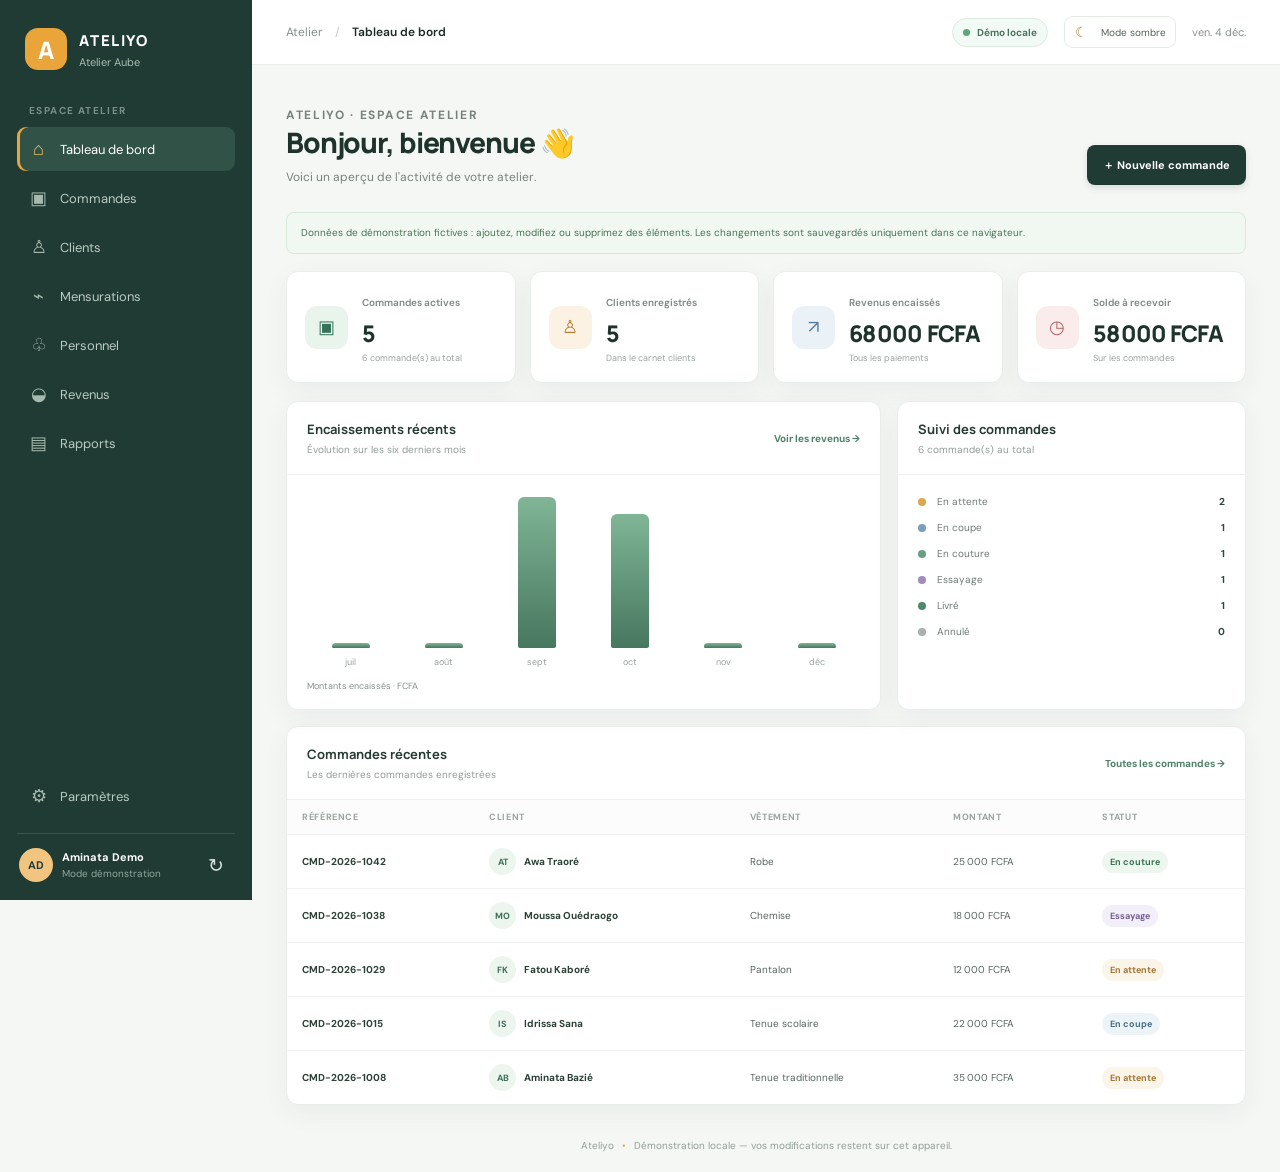
<file: index.html>
<!doctype html>
<html lang="fr">
<head>
  <meta charset="utf-8">
  <meta name="viewport" content="width=device-width, initial-scale=1">
  <meta name="theme-color" content="#203b34">
  <meta name="description" content="Ateliyo, outil de démonstration pour gérer un atelier de couture.">
  <title>Ateliyo — Gestion d'atelier</title>
  <link rel="stylesheet" href="styles.css">
  <script src="demo-data.js" defer></script>
  <script src="app.js" defer></script>
</head>
<body data-page="dashboard">
  <div class="app-shell">
    <aside class="sidebar" id="sidebar">
      <a class="brand" href="index.html" aria-label="Ateliyo, accueil">
        <span class="brand-mark">A</span>
        <span><strong>ATELIYO</strong><small id="brand-shop">Atelier de démonstration</small></span>
      </a>
      <p class="nav-caption">ESPACE ATELIER</p>
      <nav class="main-nav" aria-label="Navigation principale">
        <a href="index.html" data-nav="dashboard"><span class="nav-icon">⌂</span> Tableau de bord</a>
        <a href="commandes.html" data-nav="orders"><span class="nav-icon">▣</span> Commandes</a>
        <a href="clients.html" data-nav="clients"><span class="nav-icon">♙</span> Clients</a>
        <a href="mensurations.html" data-nav="measurements"><span class="nav-icon">⌁</span> Mensurations</a>
        <a href="personnel.html" data-nav="staff"><span class="nav-icon">♧</span> Personnel</a>
        <a href="revenus.html" data-nav="revenue"><span class="nav-icon">◒</span> Revenus</a>
        <a href="rapports.html" data-nav="reports"><span class="nav-icon">▤</span> Rapports</a>
      </nav>
      <div class="sidebar-bottom">
        <a href="parametres.html" data-nav="settings"><span class="nav-icon">⚙</span> Paramètres</a>
        <div class="account">
          <span class="avatar">AD</span>
          <span class="account-info"><strong id="account-name">Aminata Demo</strong><small>Mode démonstration</small></span>
          <button class="icon-button" id="reset-demo" type="button" title="Réinitialiser les données de démonstration" aria-label="Réinitialiser les données">↻</button>
        </div>
      </div>
    </aside>

    <div class="main-column">
      <header class="topbar">
        <button class="menu-button" id="menu-button" type="button" aria-label="Ouvrir le menu">☰</button>
        <div class="breadcrumbs">Atelier <span>/</span> <strong id="page-name">Tableau de bord</strong></div>
        <div class="topbar-right"><span class="demo-pill"><i></i> Démo locale</span><button class="theme-toggle theme-toggle-top" id="theme-toggle" type="button" aria-label="Activer le mode sombre" aria-pressed="false"><span class="theme-icon">☾</span><span id="theme-label">Mode sombre</span></button><span class="today" id="today-label"></span></div>
      </header>
      <main id="app-main" tabindex="-1"></main>
      <footer class="footer">Ateliyo <span>•</span> Démonstration locale — vos modifications restent sur cet appareil.</footer>
    </div>
  </div>

  <div class="sidebar-overlay" id="sidebar-overlay"></div>
  <dialog id="app-dialog" class="app-dialog">
    <div class="dialog-heading">
      <div><p class="eyebrow" id="dialog-eyebrow">ATELIYO</p><h2 id="dialog-title"></h2></div>
      <button class="icon-button dialog-close" type="button" data-close-dialog aria-label="Fermer">×</button>
    </div>
    <div id="dialog-content"></div>
  </dialog>
  <div class="toast-region" id="toast-region" aria-live="polite"></div>
</body>
</html>
</file>
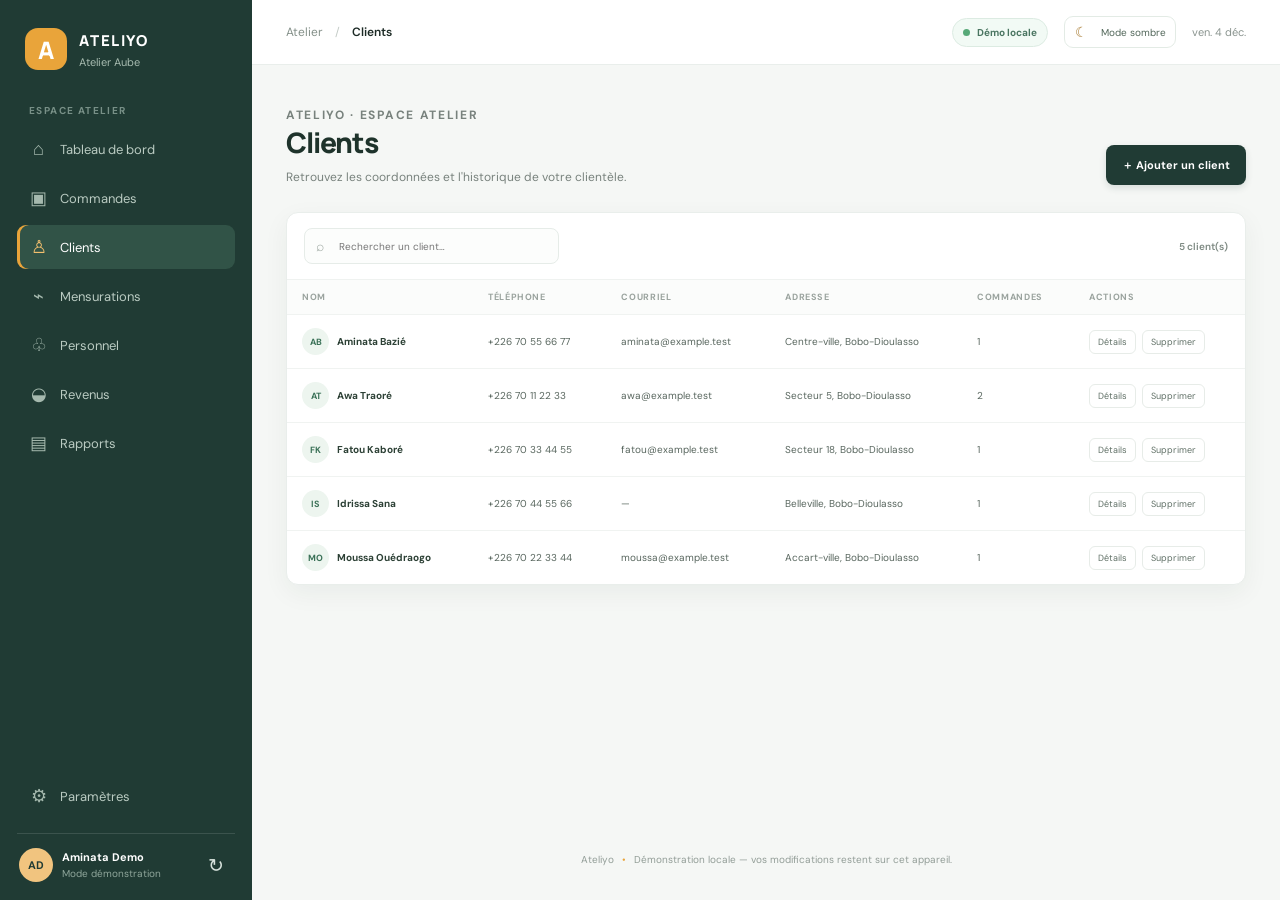
<file: clients.html>
<!doctype html>
<html lang="fr">
<head>
  <meta charset="utf-8"><meta name="viewport" content="width=device-width, initial-scale=1">
  <meta name="theme-color" content="#203b34"><title>Clients — Ateliyo</title>
  <link rel="stylesheet" href="styles.css"><script src="demo-data.js" defer></script><script src="app.js" defer></script>
</head>
<body data-page="clients">
  <div class="app-shell"><aside class="sidebar" id="sidebar">
    <a class="brand" href="index.html" aria-label="Ateliyo, accueil"><span class="brand-mark">A</span><span><strong>ATELIYO</strong><small id="brand-shop">Atelier de démonstration</small></span></a>
    <p class="nav-caption">ESPACE ATELIER</p><nav class="main-nav" aria-label="Navigation principale">
      <a href="index.html" data-nav="dashboard"><span class="nav-icon">⌂</span> Tableau de bord</a>
      <a href="commandes.html" data-nav="orders"><span class="nav-icon">▣</span> Commandes</a>
      <a href="clients.html" data-nav="clients"><span class="nav-icon">♙</span> Clients</a>
      <a href="mensurations.html" data-nav="measurements"><span class="nav-icon">⌁</span> Mensurations</a>
      <a href="personnel.html" data-nav="staff"><span class="nav-icon">♧</span> Personnel</a>
      <a href="revenus.html" data-nav="revenue"><span class="nav-icon">◒</span> Revenus</a>
      <a href="rapports.html" data-nav="reports"><span class="nav-icon">▤</span> Rapports</a>
    </nav><div class="sidebar-bottom">
      <a href="parametres.html" data-nav="settings"><span class="nav-icon">⚙</span> Paramètres</a>
      <div class="account"><span class="avatar">AD</span><span class="account-info"><strong>Aminata Demo</strong><small>Mode démonstration</small></span><button class="icon-button" id="reset-demo" type="button" title="Réinitialiser les données de démonstration" aria-label="Réinitialiser les données">↻</button></div>
    </div>
  </aside><div class="main-column">
    <header class="topbar"><button class="menu-button" id="menu-button" type="button" aria-label="Ouvrir le menu">☰</button><div class="breadcrumbs">Atelier <span>/</span> <strong id="page-name">Clients</strong></div><div class="topbar-right"><span class="demo-pill"><i></i> Démo locale</span><button class="theme-toggle theme-toggle-top" id="theme-toggle" type="button" aria-label="Activer le mode sombre" aria-pressed="false"><span class="theme-icon">☾</span><span id="theme-label">Mode sombre</span></button><span class="today" id="today-label"></span></div></header>
    <main id="app-main" tabindex="-1"></main><footer class="footer">Ateliyo <span>•</span> Démonstration locale — vos modifications restent sur cet appareil.</footer>
  </div></div><div class="sidebar-overlay" id="sidebar-overlay"></div>
  <dialog id="app-dialog" class="app-dialog"><div class="dialog-heading"><div><p class="eyebrow" id="dialog-eyebrow">ATELIYO</p><h2 id="dialog-title"></h2></div><button class="icon-button dialog-close" type="button" data-close-dialog aria-label="Fermer">×</button></div><div id="dialog-content"></div></dialog>
  <div class="toast-region" id="toast-region" aria-live="polite"></div>
</body>
</html>
</file>
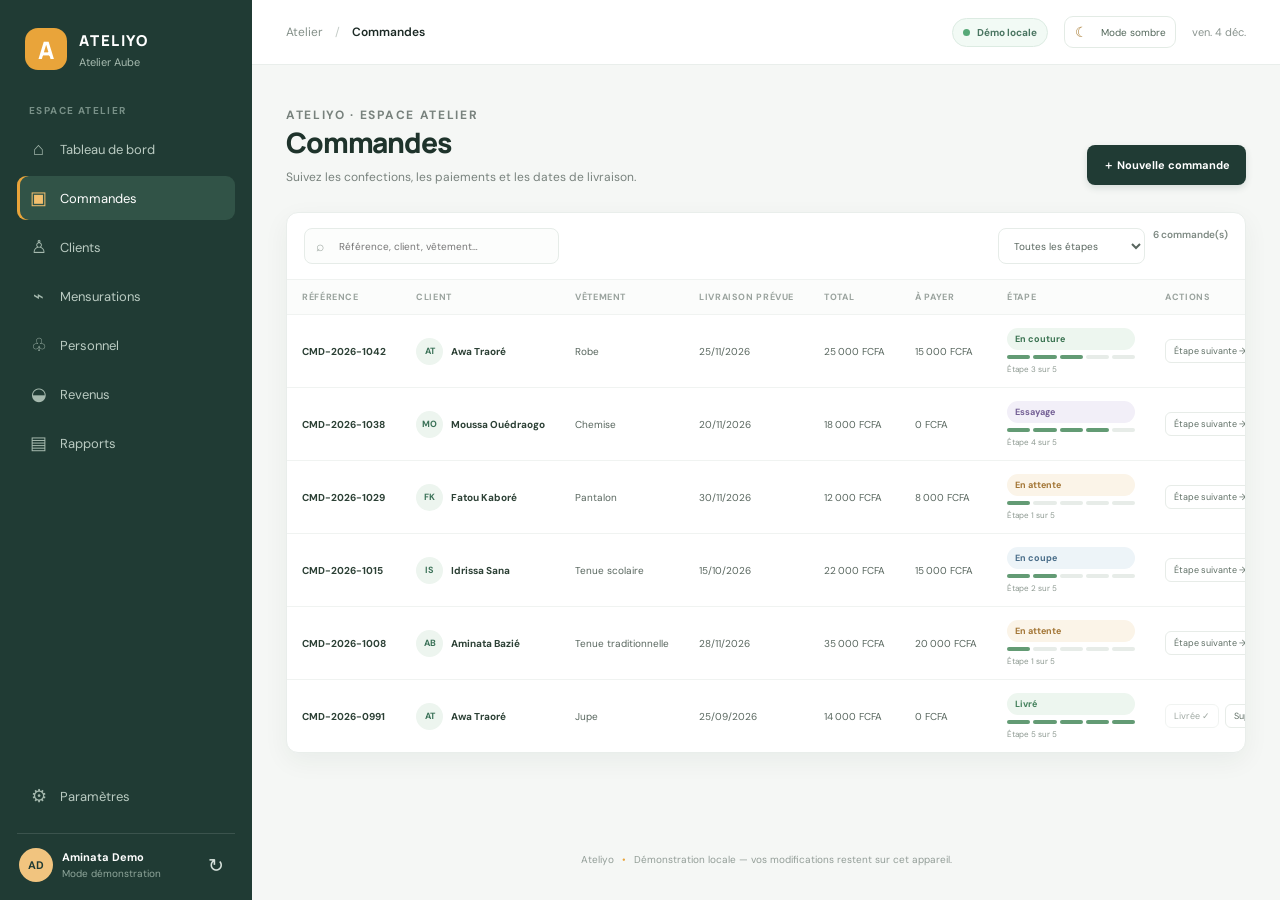
<file: commandes.html>
<!doctype html>
<html lang="fr">
<head>
  <meta charset="utf-8"><meta name="viewport" content="width=device-width, initial-scale=1">
  <meta name="theme-color" content="#203b34"><title>Commandes — Ateliyo</title>
  <link rel="stylesheet" href="styles.css"><script src="demo-data.js" defer></script><script src="app.js" defer></script>
</head>
<body data-page="orders">
  <div class="app-shell"><aside class="sidebar" id="sidebar">
    <a class="brand" href="index.html" aria-label="Ateliyo, accueil"><span class="brand-mark">A</span><span><strong>ATELIYO</strong><small id="brand-shop">Atelier de démonstration</small></span></a>
    <p class="nav-caption">ESPACE ATELIER</p><nav class="main-nav" aria-label="Navigation principale">
      <a href="index.html" data-nav="dashboard"><span class="nav-icon">⌂</span> Tableau de bord</a>
      <a href="commandes.html" data-nav="orders"><span class="nav-icon">▣</span> Commandes</a>
      <a href="clients.html" data-nav="clients"><span class="nav-icon">♙</span> Clients</a>
      <a href="mensurations.html" data-nav="measurements"><span class="nav-icon">⌁</span> Mensurations</a>
      <a href="personnel.html" data-nav="staff"><span class="nav-icon">♧</span> Personnel</a>
      <a href="revenus.html" data-nav="revenue"><span class="nav-icon">◒</span> Revenus</a>
      <a href="rapports.html" data-nav="reports"><span class="nav-icon">▤</span> Rapports</a>
    </nav><div class="sidebar-bottom">
      <a href="parametres.html" data-nav="settings"><span class="nav-icon">⚙</span> Paramètres</a>
      <div class="account"><span class="avatar">AD</span><span class="account-info"><strong>Aminata Demo</strong><small>Mode démonstration</small></span><button class="icon-button" id="reset-demo" type="button" title="Réinitialiser les données de démonstration" aria-label="Réinitialiser les données">↻</button></div>
    </div>
  </aside><div class="main-column">
    <header class="topbar"><button class="menu-button" id="menu-button" type="button" aria-label="Ouvrir le menu">☰</button><div class="breadcrumbs">Atelier <span>/</span> <strong id="page-name">Commandes</strong></div><div class="topbar-right"><span class="demo-pill"><i></i> Démo locale</span><button class="theme-toggle theme-toggle-top" id="theme-toggle" type="button" aria-label="Activer le mode sombre" aria-pressed="false"><span class="theme-icon">☾</span><span id="theme-label">Mode sombre</span></button><span class="today" id="today-label"></span></div></header>
    <main id="app-main" tabindex="-1"></main><footer class="footer">Ateliyo <span>•</span> Démonstration locale — vos modifications restent sur cet appareil.</footer>
  </div></div><div class="sidebar-overlay" id="sidebar-overlay"></div>
  <dialog id="app-dialog" class="app-dialog"><div class="dialog-heading"><div><p class="eyebrow" id="dialog-eyebrow">ATELIYO</p><h2 id="dialog-title"></h2></div><button class="icon-button dialog-close" type="button" data-close-dialog aria-label="Fermer">×</button></div><div id="dialog-content"></div></dialog>
  <div class="toast-region" id="toast-region" aria-live="polite"></div>
</body>
</html>
</file>
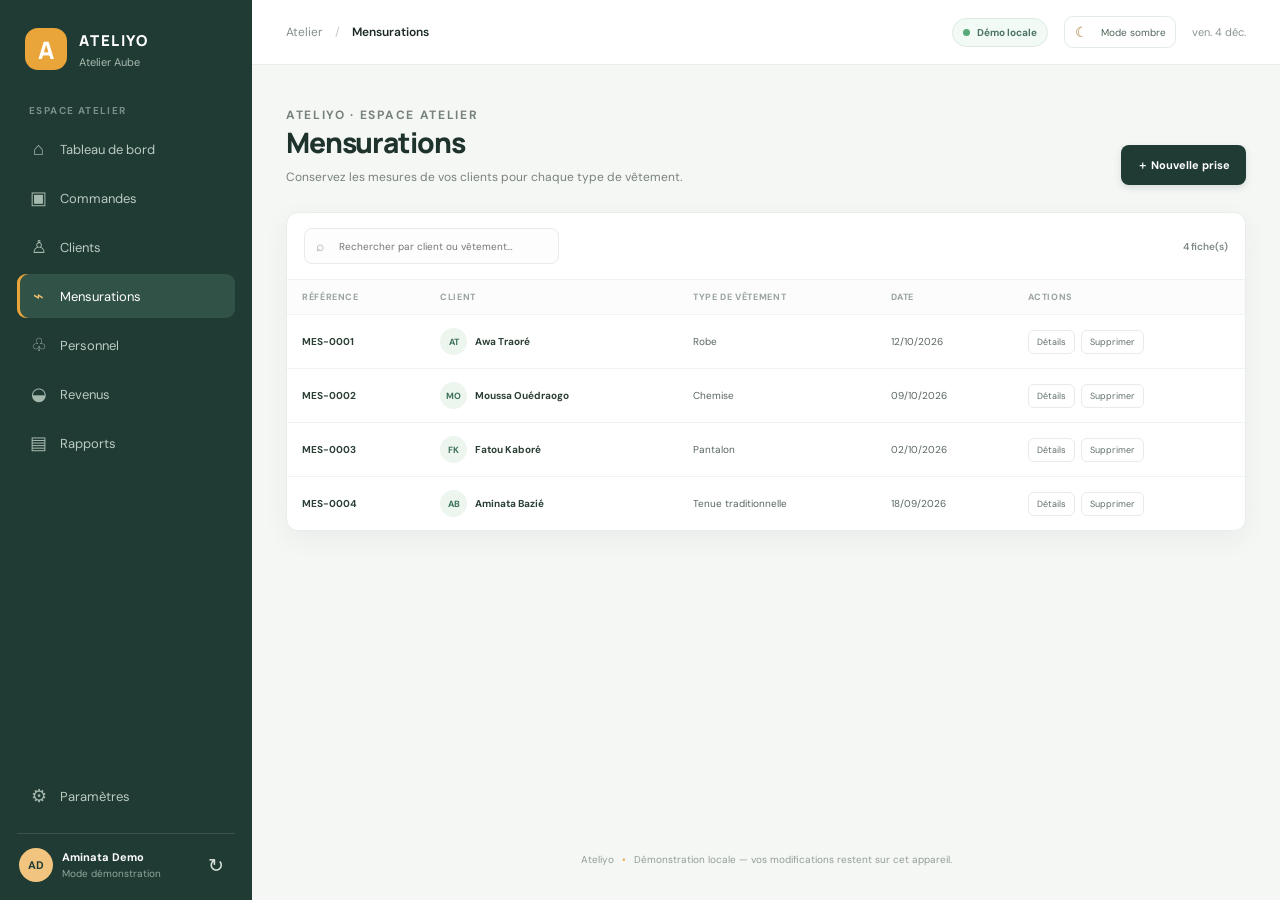
<file: mensurations.html>
<!doctype html>
<html lang="fr">
<head>
  <meta charset="utf-8"><meta name="viewport" content="width=device-width, initial-scale=1">
  <meta name="theme-color" content="#203b34"><title>Mensurations — Ateliyo</title>
  <link rel="stylesheet" href="styles.css"><script src="demo-data.js" defer></script><script src="app.js" defer></script>
</head>
<body data-page="measurements">
  <div class="app-shell"><aside class="sidebar" id="sidebar">
    <a class="brand" href="index.html" aria-label="Ateliyo, accueil"><span class="brand-mark">A</span><span><strong>ATELIYO</strong><small id="brand-shop">Atelier de démonstration</small></span></a>
    <p class="nav-caption">ESPACE ATELIER</p><nav class="main-nav" aria-label="Navigation principale">
      <a href="index.html" data-nav="dashboard"><span class="nav-icon">⌂</span> Tableau de bord</a>
      <a href="commandes.html" data-nav="orders"><span class="nav-icon">▣</span> Commandes</a>
      <a href="clients.html" data-nav="clients"><span class="nav-icon">♙</span> Clients</a>
      <a href="mensurations.html" data-nav="measurements"><span class="nav-icon">⌁</span> Mensurations</a>
      <a href="personnel.html" data-nav="staff"><span class="nav-icon">♧</span> Personnel</a>
      <a href="revenus.html" data-nav="revenue"><span class="nav-icon">◒</span> Revenus</a>
      <a href="rapports.html" data-nav="reports"><span class="nav-icon">▤</span> Rapports</a>
    </nav><div class="sidebar-bottom">
      <a href="parametres.html" data-nav="settings"><span class="nav-icon">⚙</span> Paramètres</a>
      <div class="account"><span class="avatar">AD</span><span class="account-info"><strong>Aminata Demo</strong><small>Mode démonstration</small></span><button class="icon-button" id="reset-demo" type="button" title="Réinitialiser les données de démonstration" aria-label="Réinitialiser les données">↻</button></div>
    </div>
  </aside><div class="main-column">
    <header class="topbar"><button class="menu-button" id="menu-button" type="button" aria-label="Ouvrir le menu">☰</button><div class="breadcrumbs">Atelier <span>/</span> <strong id="page-name">Mensurations</strong></div><div class="topbar-right"><span class="demo-pill"><i></i> Démo locale</span><button class="theme-toggle theme-toggle-top" id="theme-toggle" type="button" aria-label="Activer le mode sombre" aria-pressed="false"><span class="theme-icon">☾</span><span id="theme-label">Mode sombre</span></button><span class="today" id="today-label"></span></div></header>
    <main id="app-main" tabindex="-1"></main><footer class="footer">Ateliyo <span>•</span> Démonstration locale — vos modifications restent sur cet appareil.</footer>
  </div></div><div class="sidebar-overlay" id="sidebar-overlay"></div>
  <dialog id="app-dialog" class="app-dialog"><div class="dialog-heading"><div><p class="eyebrow" id="dialog-eyebrow">ATELIYO</p><h2 id="dialog-title"></h2></div><button class="icon-button dialog-close" type="button" data-close-dialog aria-label="Fermer">×</button></div><div id="dialog-content"></div></dialog>
  <div class="toast-region" id="toast-region" aria-live="polite"></div>
</body>
</html>
</file>
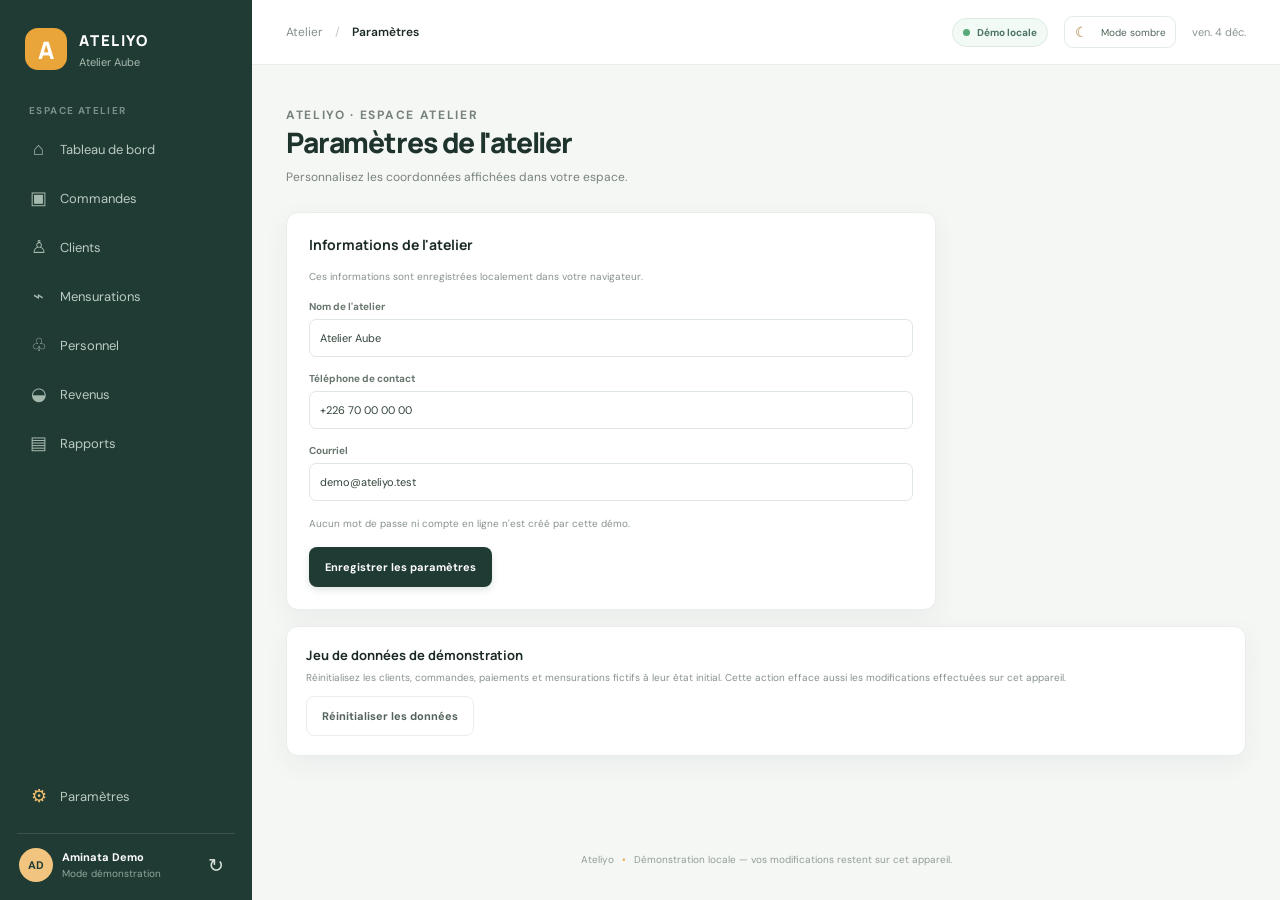
<file: parametres.html>
<!doctype html>
<html lang="fr">
<head>
  <meta charset="utf-8"><meta name="viewport" content="width=device-width, initial-scale=1">
  <meta name="theme-color" content="#203b34"><title>Paramètres — Ateliyo</title>
  <link rel="stylesheet" href="styles.css"><script src="demo-data.js" defer></script><script src="app.js" defer></script>
</head>
<body data-page="settings">
  <div class="app-shell"><aside class="sidebar" id="sidebar">
    <a class="brand" href="index.html" aria-label="Ateliyo, accueil"><span class="brand-mark">A</span><span><strong>ATELIYO</strong><small id="brand-shop">Atelier de démonstration</small></span></a>
    <p class="nav-caption">ESPACE ATELIER</p><nav class="main-nav" aria-label="Navigation principale">
      <a href="index.html" data-nav="dashboard"><span class="nav-icon">⌂</span> Tableau de bord</a>
      <a href="commandes.html" data-nav="orders"><span class="nav-icon">▣</span> Commandes</a>
      <a href="clients.html" data-nav="clients"><span class="nav-icon">♙</span> Clients</a>
      <a href="mensurations.html" data-nav="measurements"><span class="nav-icon">⌁</span> Mensurations</a>
      <a href="personnel.html" data-nav="staff"><span class="nav-icon">♧</span> Personnel</a>
      <a href="revenus.html" data-nav="revenue"><span class="nav-icon">◒</span> Revenus</a>
      <a href="rapports.html" data-nav="reports"><span class="nav-icon">▤</span> Rapports</a>
    </nav><div class="sidebar-bottom">
      <a href="parametres.html" data-nav="settings"><span class="nav-icon">⚙</span> Paramètres</a>
      <div class="account"><span class="avatar">AD</span><span class="account-info"><strong>Aminata Demo</strong><small>Mode démonstration</small></span><button class="icon-button" id="reset-demo" type="button" title="Réinitialiser les données de démonstration" aria-label="Réinitialiser les données">↻</button></div>
    </div>
  </aside><div class="main-column">
    <header class="topbar"><button class="menu-button" id="menu-button" type="button" aria-label="Ouvrir le menu">☰</button><div class="breadcrumbs">Atelier <span>/</span> <strong id="page-name">Paramètres</strong></div><div class="topbar-right"><span class="demo-pill"><i></i> Démo locale</span><button class="theme-toggle theme-toggle-top" id="theme-toggle" type="button" aria-label="Activer le mode sombre" aria-pressed="false"><span class="theme-icon">☾</span><span id="theme-label">Mode sombre</span></button><span class="today" id="today-label"></span></div></header>
    <main id="app-main" tabindex="-1"></main><footer class="footer">Ateliyo <span>•</span> Démonstration locale — vos modifications restent sur cet appareil.</footer>
  </div></div><div class="sidebar-overlay" id="sidebar-overlay"></div>
  <dialog id="app-dialog" class="app-dialog"><div class="dialog-heading"><div><p class="eyebrow" id="dialog-eyebrow">ATELIYO</p><h2 id="dialog-title"></h2></div><button class="icon-button dialog-close" type="button" data-close-dialog aria-label="Fermer">×</button></div><div id="dialog-content"></div></dialog>
  <div class="toast-region" id="toast-region" aria-live="polite"></div>
</body>
</html>
</file>
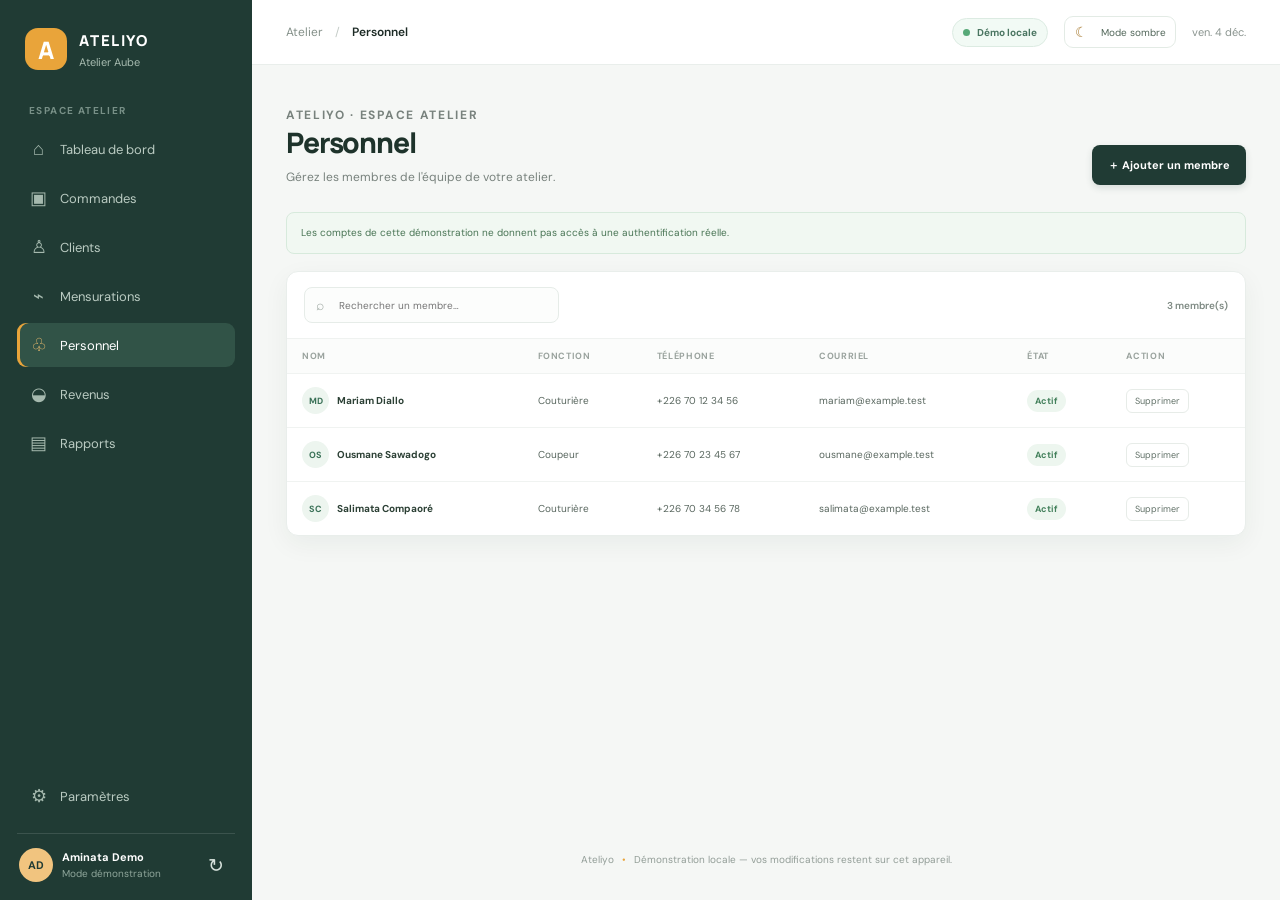
<file: personnel.html>
<!doctype html>
<html lang="fr">
<head>
  <meta charset="utf-8"><meta name="viewport" content="width=device-width, initial-scale=1">
  <meta name="theme-color" content="#203b34"><title>Personnel — Ateliyo</title>
  <link rel="stylesheet" href="styles.css"><script src="demo-data.js" defer></script><script src="app.js" defer></script>
</head>
<body data-page="staff">
  <div class="app-shell"><aside class="sidebar" id="sidebar">
    <a class="brand" href="index.html" aria-label="Ateliyo, accueil"><span class="brand-mark">A</span><span><strong>ATELIYO</strong><small id="brand-shop">Atelier de démonstration</small></span></a>
    <p class="nav-caption">ESPACE ATELIER</p><nav class="main-nav" aria-label="Navigation principale">
      <a href="index.html" data-nav="dashboard"><span class="nav-icon">⌂</span> Tableau de bord</a>
      <a href="commandes.html" data-nav="orders"><span class="nav-icon">▣</span> Commandes</a>
      <a href="clients.html" data-nav="clients"><span class="nav-icon">♙</span> Clients</a>
      <a href="mensurations.html" data-nav="measurements"><span class="nav-icon">⌁</span> Mensurations</a>
      <a href="personnel.html" data-nav="staff"><span class="nav-icon">♧</span> Personnel</a>
      <a href="revenus.html" data-nav="revenue"><span class="nav-icon">◒</span> Revenus</a>
      <a href="rapports.html" data-nav="reports"><span class="nav-icon">▤</span> Rapports</a>
    </nav><div class="sidebar-bottom">
      <a href="parametres.html" data-nav="settings"><span class="nav-icon">⚙</span> Paramètres</a>
      <div class="account"><span class="avatar">AD</span><span class="account-info"><strong>Aminata Demo</strong><small>Mode démonstration</small></span><button class="icon-button" id="reset-demo" type="button" title="Réinitialiser les données de démonstration" aria-label="Réinitialiser les données">↻</button></div>
    </div>
  </aside><div class="main-column">
    <header class="topbar"><button class="menu-button" id="menu-button" type="button" aria-label="Ouvrir le menu">☰</button><div class="breadcrumbs">Atelier <span>/</span> <strong id="page-name">Personnel</strong></div><div class="topbar-right"><span class="demo-pill"><i></i> Démo locale</span><button class="theme-toggle theme-toggle-top" id="theme-toggle" type="button" aria-label="Activer le mode sombre" aria-pressed="false"><span class="theme-icon">☾</span><span id="theme-label">Mode sombre</span></button><span class="today" id="today-label"></span></div></header>
    <main id="app-main" tabindex="-1"></main><footer class="footer">Ateliyo <span>•</span> Démonstration locale — vos modifications restent sur cet appareil.</footer>
  </div></div><div class="sidebar-overlay" id="sidebar-overlay"></div>
  <dialog id="app-dialog" class="app-dialog"><div class="dialog-heading"><div><p class="eyebrow" id="dialog-eyebrow">ATELIYO</p><h2 id="dialog-title"></h2></div><button class="icon-button dialog-close" type="button" data-close-dialog aria-label="Fermer">×</button></div><div id="dialog-content"></div></dialog>
  <div class="toast-region" id="toast-region" aria-live="polite"></div>
</body>
</html>
</file>
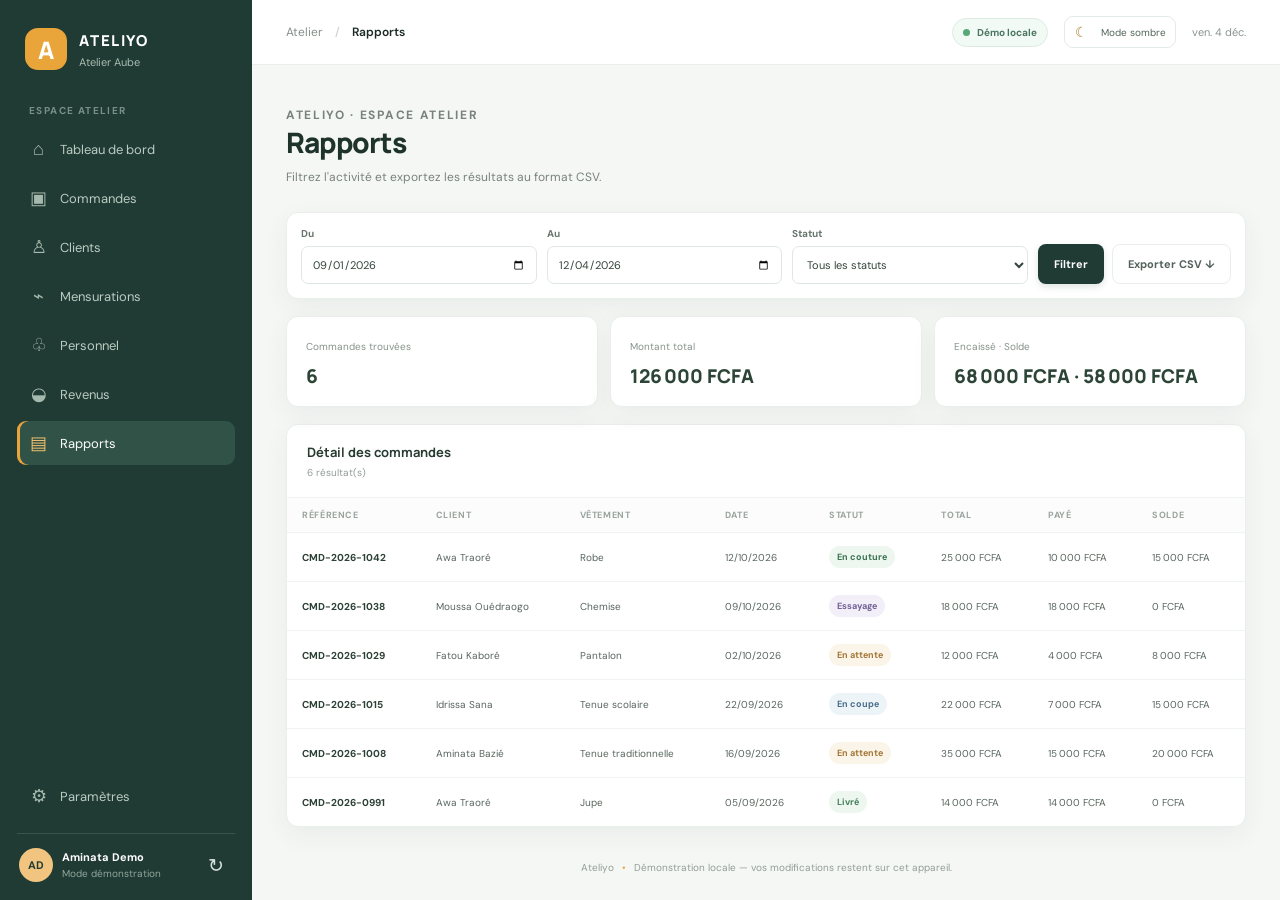
<file: rapports.html>
<!doctype html>
<html lang="fr">
<head>
  <meta charset="utf-8"><meta name="viewport" content="width=device-width, initial-scale=1">
  <meta name="theme-color" content="#203b34"><title>Rapports — Ateliyo</title>
  <link rel="stylesheet" href="styles.css"><script src="demo-data.js" defer></script><script src="app.js" defer></script>
</head>
<body data-page="reports">
  <div class="app-shell"><aside class="sidebar" id="sidebar">
    <a class="brand" href="index.html" aria-label="Ateliyo, accueil"><span class="brand-mark">A</span><span><strong>ATELIYO</strong><small id="brand-shop">Atelier de démonstration</small></span></a>
    <p class="nav-caption">ESPACE ATELIER</p><nav class="main-nav" aria-label="Navigation principale">
      <a href="index.html" data-nav="dashboard"><span class="nav-icon">⌂</span> Tableau de bord</a>
      <a href="commandes.html" data-nav="orders"><span class="nav-icon">▣</span> Commandes</a>
      <a href="clients.html" data-nav="clients"><span class="nav-icon">♙</span> Clients</a>
      <a href="mensurations.html" data-nav="measurements"><span class="nav-icon">⌁</span> Mensurations</a>
      <a href="personnel.html" data-nav="staff"><span class="nav-icon">♧</span> Personnel</a>
      <a href="revenus.html" data-nav="revenue"><span class="nav-icon">◒</span> Revenus</a>
      <a href="rapports.html" data-nav="reports"><span class="nav-icon">▤</span> Rapports</a>
    </nav><div class="sidebar-bottom">
      <a href="parametres.html" data-nav="settings"><span class="nav-icon">⚙</span> Paramètres</a>
      <div class="account"><span class="avatar">AD</span><span class="account-info"><strong>Aminata Demo</strong><small>Mode démonstration</small></span><button class="icon-button" id="reset-demo" type="button" title="Réinitialiser les données de démonstration" aria-label="Réinitialiser les données">↻</button></div>
    </div>
  </aside><div class="main-column">
    <header class="topbar"><button class="menu-button" id="menu-button" type="button" aria-label="Ouvrir le menu">☰</button><div class="breadcrumbs">Atelier <span>/</span> <strong id="page-name">Rapports</strong></div><div class="topbar-right"><span class="demo-pill"><i></i> Démo locale</span><button class="theme-toggle theme-toggle-top" id="theme-toggle" type="button" aria-label="Activer le mode sombre" aria-pressed="false"><span class="theme-icon">☾</span><span id="theme-label">Mode sombre</span></button><span class="today" id="today-label"></span></div></header>
    <main id="app-main" tabindex="-1"></main><footer class="footer">Ateliyo <span>•</span> Démonstration locale — vos modifications restent sur cet appareil.</footer>
  </div></div><div class="sidebar-overlay" id="sidebar-overlay"></div>
  <dialog id="app-dialog" class="app-dialog"><div class="dialog-heading"><div><p class="eyebrow" id="dialog-eyebrow">ATELIYO</p><h2 id="dialog-title"></h2></div><button class="icon-button dialog-close" type="button" data-close-dialog aria-label="Fermer">×</button></div><div id="dialog-content"></div></dialog>
  <div class="toast-region" id="toast-region" aria-live="polite"></div>
</body>
</html>
</file>
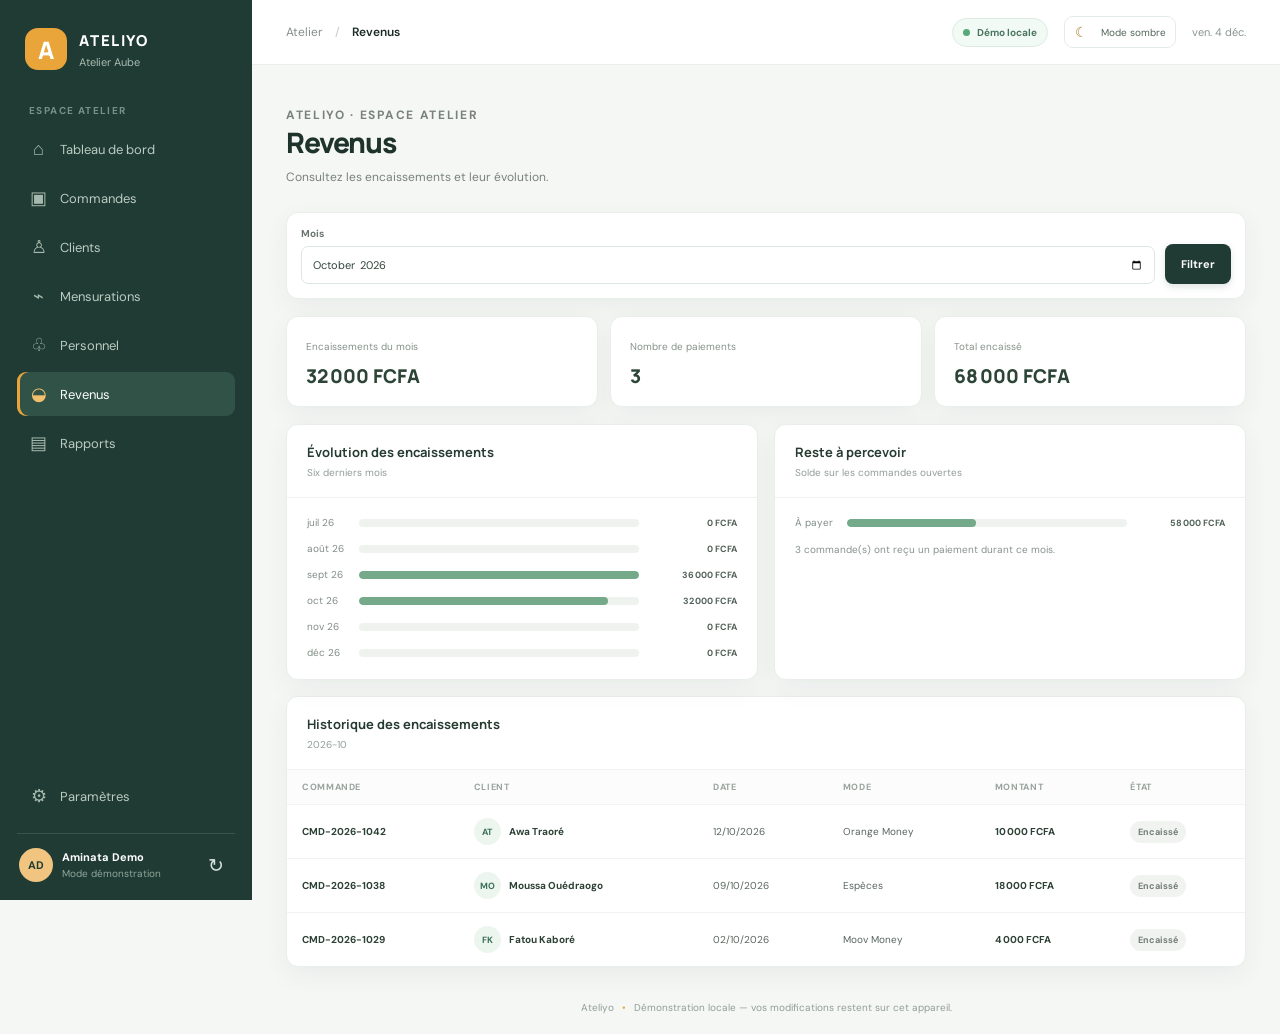
<file: revenus.html>
<!doctype html>
<html lang="fr">
<head>
  <meta charset="utf-8"><meta name="viewport" content="width=device-width, initial-scale=1">
  <meta name="theme-color" content="#203b34"><title>Revenus — Ateliyo</title>
  <link rel="stylesheet" href="styles.css"><script src="demo-data.js" defer></script><script src="app.js" defer></script>
</head>
<body data-page="revenue">
  <div class="app-shell"><aside class="sidebar" id="sidebar">
    <a class="brand" href="index.html" aria-label="Ateliyo, accueil"><span class="brand-mark">A</span><span><strong>ATELIYO</strong><small id="brand-shop">Atelier de démonstration</small></span></a>
    <p class="nav-caption">ESPACE ATELIER</p><nav class="main-nav" aria-label="Navigation principale">
      <a href="index.html" data-nav="dashboard"><span class="nav-icon">⌂</span> Tableau de bord</a>
      <a href="commandes.html" data-nav="orders"><span class="nav-icon">▣</span> Commandes</a>
      <a href="clients.html" data-nav="clients"><span class="nav-icon">♙</span> Clients</a>
      <a href="mensurations.html" data-nav="measurements"><span class="nav-icon">⌁</span> Mensurations</a>
      <a href="personnel.html" data-nav="staff"><span class="nav-icon">♧</span> Personnel</a>
      <a href="revenus.html" data-nav="revenue"><span class="nav-icon">◒</span> Revenus</a>
      <a href="rapports.html" data-nav="reports"><span class="nav-icon">▤</span> Rapports</a>
    </nav><div class="sidebar-bottom">
      <a href="parametres.html" data-nav="settings"><span class="nav-icon">⚙</span> Paramètres</a>
      <div class="account"><span class="avatar">AD</span><span class="account-info"><strong>Aminata Demo</strong><small>Mode démonstration</small></span><button class="icon-button" id="reset-demo" type="button" title="Réinitialiser les données de démonstration" aria-label="Réinitialiser les données">↻</button></div>
    </div>
  </aside><div class="main-column">
    <header class="topbar"><button class="menu-button" id="menu-button" type="button" aria-label="Ouvrir le menu">☰</button><div class="breadcrumbs">Atelier <span>/</span> <strong id="page-name">Revenus</strong></div><div class="topbar-right"><span class="demo-pill"><i></i> Démo locale</span><button class="theme-toggle theme-toggle-top" id="theme-toggle" type="button" aria-label="Activer le mode sombre" aria-pressed="false"><span class="theme-icon">☾</span><span id="theme-label">Mode sombre</span></button><span class="today" id="today-label"></span></div></header>
    <main id="app-main" tabindex="-1"></main><footer class="footer">Ateliyo <span>•</span> Démonstration locale — vos modifications restent sur cet appareil.</footer>
  </div></div><div class="sidebar-overlay" id="sidebar-overlay"></div>
  <dialog id="app-dialog" class="app-dialog"><div class="dialog-heading"><div><p class="eyebrow" id="dialog-eyebrow">ATELIYO</p><h2 id="dialog-title"></h2></div><button class="icon-button dialog-close" type="button" data-close-dialog aria-label="Fermer">×</button></div><div id="dialog-content"></div></dialog>
  <div class="toast-region" id="toast-region" aria-live="polite"></div>
</body>
</html>
</file>
<file: styles.css>
@import url("https://fonts.googleapis.com/css2?family=DM+Sans:wght@400;500;600;700&family=Manrope:wght@500;600;700;800&display=swap");

:root {
  color-scheme: light;
  --forest: #203b34;
  --forest-2: #2f574b;
  --mint: #e8f4ee;
  --gold: #e9a43a;
  --ink: #1c2a25;
  --muted: #78827d;
  --line: #e9eeeb;
  --canvas: #f5f7f5;
  --white: #fff;
  --red: #c94f4f;
  --shadow: 0 8px 26px rgba(27, 55, 45, .055);
  font-family: "DM Sans", sans-serif;
}

* { box-sizing: border-box; }
body { margin: 0; min-width: 320px; background: var(--canvas); color: var(--ink); }
button, input, select, textarea { font: inherit; }
button, a { -webkit-tap-highlight-color: transparent; }
a { color: inherit; }
button { cursor: pointer; }
.app-shell { min-height: 100vh; }

.sidebar {
  position: fixed; inset: 0 auto 0 0; z-index: 20; display: flex; width: 252px;
  flex-direction: column; padding: 28px 17px 18px; color: #d7e2dc; background: var(--forest);
}
.brand { display: flex; align-items: center; gap: 12px; padding: 0 8px 34px; text-decoration: none; }
.brand-mark { display: grid; width: 42px; height: 42px; place-items: center; border-radius: 13px; color: #fff; background: var(--gold); font: 800 24px Manrope, sans-serif; }
.brand strong, .brand small, .account-info strong, .account-info small { display: block; }
.brand strong { color: #fff; font: 800 15px Manrope, sans-serif; letter-spacing: .12em; }
.brand small { max-width: 155px; margin-top: 4px; overflow: hidden; color: #a7bbb0; font-size: 11px; text-overflow: ellipsis; white-space: nowrap; }
.nav-caption { padding: 0 12px; color: #789087; font-size: 10px; font-weight: 700; letter-spacing: .14em; }
.main-nav { display: grid; gap: 5px; }
.main-nav a, .sidebar-bottom > a { display: flex; min-height: 44px; align-items: center; gap: 12px; padding: 0 12px; border-radius: 9px; color: #bacbc2; font-size: 13px; text-decoration: none; transition: .18s ease; }
.main-nav a:hover, .sidebar-bottom > a:hover { color: white; background: rgba(255,255,255,.07); }
.main-nav a.active { color: white; background: #315347; box-shadow: inset 3px 0 var(--gold); }
.nav-icon { display: inline-grid; width: 19px; place-items: center; color: #a5b9ae; font-size: 18px; }
.active .nav-icon { color: #f2bf6e; }
.sidebar-bottom { margin-top: auto; }
.sidebar-bottom > a { margin-bottom: 15px; }
.theme-toggle { display: flex; width: 100%; min-height: 40px; align-items: center; gap: 12px; margin-bottom: 15px; padding: 0 12px; border: 1px solid rgba(255,255,255,.13); border-radius: 9px; color: #d7e2dc; background: rgba(255,255,255,.04); font-size: 11px; text-align: left; }
.theme-toggle:hover { color: #fff; background: rgba(255,255,255,.1); }
.theme-icon { width: 19px; color: #f2bf6e; font-size: 16px; text-align: center; }
.theme-toggle-top { width: auto; min-height: 32px; flex: 0 0 auto; margin: 0; padding: 0 9px; border-color: #e3ebe5; color: #52675a; background: #fff; font-size: 10px; white-space: nowrap; }
.theme-toggle-top:hover { color: #304d3a; background: #f5faf6; }
.theme-toggle-top .theme-icon { width: 15px; color: #a77a31; font-size: 14px; }
.account { display: flex; align-items: center; gap: 9px; padding: 14px 2px 0; border-top: 1px solid rgba(255,255,255,.12); }
.avatar { display: grid; width: 34px; height: 34px; flex: 0 0 34px; place-items: center; border-radius: 50%; color: var(--forest); background: #f1c47f; font-size: 11px; font-weight: 700; }
.account-info { min-width: 0; flex: 1; }
.account-info strong { overflow: hidden; color: #fff; font-size: 11px; text-overflow: ellipsis; white-space: nowrap; }
.account-info small { margin-top: 3px; color: #8fa69b; font-size: 10px; }
.icon-button { display: grid; width: 34px; height: 34px; flex: 0 0 34px; place-items: center; border: 0; border-radius: 8px; color: inherit; background: transparent; font-size: 19px; }
.icon-button:hover { background: rgba(115, 145, 128, .15); }

.main-column { min-height: 100vh; margin-left: 252px; }
.topbar { position: sticky; top: 0; z-index: 10; display: flex; height: 65px; align-items: center; justify-content: space-between; padding: 0 34px; border-bottom: 1px solid var(--line); background: rgba(255,255,255,.94); backdrop-filter: blur(12px); }
.breadcrumbs { color: #849089; font-size: 12px; }
.breadcrumbs span { margin: 0 9px; color: #c3cbc6; }
.breadcrumbs strong { color: var(--ink); font-weight: 600; }
.topbar-right { display: flex; align-items: center; gap: 16px; }
.demo-pill { display: flex; align-items: center; gap: 7px; padding: 7px 10px; border: 1px solid #dcebe2; border-radius: 20px; color: #4a7561; background: #f2faf5; font-size: 10px; font-weight: 700; }
.demo-pill i { width: 7px; height: 7px; border-radius: 50%; background: #57a978; }
.today { color: #89938e; font-size: 11px; }
.menu-button { display: none; border: 0; color: var(--forest); background: transparent; font-size: 21px; }
#app-main { width: min(1420px, 100%); min-height: calc(100vh - 112px); margin: 0 auto; padding: 34px; }
.footer { padding: 0 34px 20px; color: #929d97; font-size: 10px; text-align: center; }
.footer span { padding: 0 5px; color: var(--gold); }
.page-heading { display: flex; align-items: flex-end; justify-content: space-between; gap: 16px; margin-bottom: 27px; }
.eyebrow { margin: 0 0 8px; color: #a37c42; font-size: 10px; font-weight: 700; letter-spacing: .14em; }
h1, h2, h3, p { margin-top: 0; }
.page-heading h1 { margin: 0; color: #1e332b; font: 800 clamp(22px, 2.2vw, 29px) Manrope, sans-serif; letter-spacing: -.04em; }
.page-heading p { margin: 8px 0 0; color: var(--muted); font-size: 12px; }
.page-heading-actions { display: flex; flex-wrap: wrap; gap: 9px; }
.btn { display: inline-flex; min-height: 40px; align-items: center; justify-content: center; gap: 8px; padding: 0 15px; border: 1px solid transparent; border-radius: 8px; font-size: 11px; font-weight: 700; text-decoration: none; transition: .16s ease; }
.btn-primary { color: #fff; background: var(--forest); box-shadow: 0 3px 7px #203b3423; }
.btn-primary:hover { background: #2f574b; transform: translateY(-1px); }
.btn-secondary { border-color: var(--line); color: #53625a; background: #fff; }
.btn-secondary:hover { border-color: #bacdc1; background: #fbfdfb; }
.btn-danger { border-color: #f0d7d4; color: #b64949; background: #fff8f7; }
.btn-sm { min-height: 31px; padding: 0 10px; font-size: 10px; }
.btn:disabled { opacity: .5; cursor: not-allowed; }
.card { border: 1px solid var(--line); border-radius: 12px; background: var(--white); box-shadow: var(--shadow); }
.stat-grid { display: grid; grid-template-columns: repeat(4, minmax(0, 1fr)); gap: 14px; margin-bottom: 18px; }
.stat-card { display: flex; min-height: 111px; align-items: center; gap: 14px; padding: 18px; }
.stat-icon { display: grid; width: 43px; height: 43px; flex: 0 0 43px; place-items: center; border-radius: 12px; color: #347259; background: #e9f4ed; font-size: 18px; }
.stat-icon.amber { color: #b47c2d; background: #fbf2e3; }
.stat-icon.blue { color: #527b9c; background: #ebf2f7; }
.stat-icon.rose { color: #b56561; background: #f9ecea; }
.stat-label { color: #7d8982; font-size: 10px; font-weight: 600; }
.stat-value { display: block; margin-top: 6px; color: #1e332b; font: 800 23px Manrope, sans-serif; letter-spacing: -.04em; }
.stat-note { display: block; margin-top: 3px; color: #9aa39e; font-size: 9px; }
.dashboard-grid { display: grid; grid-template-columns: minmax(0, 1.45fr) minmax(270px, .85fr); gap: 16px; }
.card-heading { display: flex; align-items: center; justify-content: space-between; gap: 12px; padding: 18px 20px; border-bottom: 1px solid #eff2f0; }
.card-heading h2 { margin: 0; color: #263b32; font: 700 13px Manrope, sans-serif; }
.card-heading p { margin: 5px 0 0; color: #929d97; font-size: 10px; }
.text-link { color: #4e8067; font-size: 10px; font-weight: 700; text-decoration: none; }
.text-link:hover { text-decoration: underline; }
.chart-area { display: flex; height: 205px; align-items: end; gap: 14px; padding: 22px 24px 12px; }
.chart-col { display: flex; height: 100%; flex: 1; flex-direction: column; align-items: center; justify-content: end; gap: 8px; }
.chart-bar-wrap { display: flex; width: min(38px, 72%); height: 100%; align-items: end; }
.chart-bar { width: 100%; min-height: 3px; border-radius: 6px 6px 2px 2px; background: linear-gradient(180deg, #80b596, #47775f); }
.chart-label { color: #9aa39e; font-size: 9px; }
.chart-legend { padding: 0 20px 17px; color: #87918b; font-size: 9px; }
.status-list { display: grid; gap: 13px; padding: 20px; }
.status-row { display: grid; grid-template-columns: 10px 1fr auto; align-items: center; gap: 9px; color: #6f7a73; font-size: 10px; }
.status-dot { width: 8px; height: 8px; border-radius: 50%; }
.status-count { color: #30453b; font-weight: 700; }
.recent-card { margin-top: 16px; }
.table-wrap { width: 100%; overflow-x: auto; }
table { width: 100%; border-collapse: collapse; text-align: left; white-space: nowrap; }
th { padding: 11px 15px; color: #9aa39e; background: #fbfcfb; font-size: 9px; font-weight: 700; letter-spacing: .07em; text-transform: uppercase; }
td { padding: 13px 15px; border-top: 1px solid #f0f3f1; color: #58665e; font-size: 10px; }
td strong { color: #2c4035; font-weight: 700; }
.table-name { display: flex; align-items: center; gap: 8px; }
.mini-avatar { display: grid; width: 27px; height: 27px; flex: 0 0 27px; place-items: center; border-radius: 50%; color: #3a7157; background: #edf5ef; font-size: 9px; font-weight: 700; }
.status-badge, .priority-badge { display: inline-flex; align-items: center; padding: 5px 8px; border-radius: 20px; color: #727d76; background: #f1f3f1; font-size: 9px; font-weight: 700; }
.status-badge[data-status="En coupe"] { color: #496d89; background: #edf4f8; }
.status-badge[data-status="En couture"] { color: #397250; background: #edf6ef; }
.status-badge[data-status="Essayage"] { color: #735f94; background: #f2eff8; }
.status-badge[data-status="En attente"] { color: #a37636; background: #fbf4e8; }
.status-badge[data-status="Livré"], .status-badge[data-status="Actif"] { color: #43805b; background: #edf6ef; }
.status-badge[data-status="Annulé"] { color: #727d76; background: #f1f3f1; }
.order-stage { display: grid; min-width: 128px; gap: 5px; }
.order-stage > small { color: #8c9890; font-size: 8px; }
.workflow-progress { display: flex; gap: 3px; }
.workflow-progress i { height: 4px; flex: 1; border-radius: 4px; background: #e7ece8; }
.workflow-progress i.complete { background: #639b74; }
.action-button:disabled { opacity: .6; cursor: default; }
.priority-badge[data-priority="Urgente"] { color: #b64f48; background: #fbefed; }
.priority-badge[data-priority="Normale"] { color: #8c7449; background: #f8f3e9; }
.toolbar { display: flex; flex-wrap: wrap; align-items: center; justify-content: space-between; gap: 12px; padding: 15px 17px; border-bottom: 1px solid #eff2f0; }
.search-box { position: relative; min-width: min(100%, 255px); }
.search-box input { width: 100%; height: 36px; padding: 0 12px 0 34px; border: 1px solid #e6ece8; border-radius: 8px; outline: 0; color: var(--ink); background: #fcfdfc; font-size: 10px; }
.search-box input:focus, .field input:focus, .field select:focus, .field textarea:focus { border-color: #78a38a; box-shadow: 0 0 0 3px #78a38a23; }
.search-box span { position: absolute; top: 9px; left: 12px; color: #9ba69f; font-size: 14px; }
.filter-select { height: 36px; padding: 0 30px 0 11px; border: 1px solid #e6ece8; border-radius: 8px; color: #59665f; background: #fff; font-size: 10px; }
.toolbar-actions { display: flex; flex-wrap: wrap; gap: 8px; }
.empty-state { padding: 35px 20px; color: #8d9992; font-size: 11px; text-align: center; }
.summary-strip { display: grid; grid-template-columns: repeat(3, 1fr); gap: 12px; margin-bottom: 17px; }
.summary-box { padding: 17px 19px; }
.summary-box span { color: #86928a; font-size: 10px; }
.summary-box strong { display: block; margin-top: 8px; color: #2c4537; font: 800 19px Manrope, sans-serif; }
.filter-panel { display: flex; flex-wrap: wrap; align-items: end; gap: 10px; margin-bottom: 17px; padding: 14px; }
.field { display: grid; min-width: 0; flex: 1 1 145px; gap: 6px; }
.field label { color: #68756d; font-size: 10px; font-weight: 700; }
.field input, .field select, .field textarea { width: 100%; min-height: 38px; padding: 8px 10px; border: 1px solid #dfe7e2; border-radius: 7px; outline: 0; color: #33453b; background: #fff; font-size: 11px; }
.field textarea { min-height: 76px; resize: vertical; }
.field-grid { display: grid; grid-template-columns: repeat(2, minmax(0, 1fr)); gap: 12px; }
.field.full { grid-column: 1 / -1; }
.dialog-actions { display: flex; justify-content: flex-end; gap: 8px; margin-top: 18px; }
.dialog-heading { display: flex; align-items: flex-start; justify-content: space-between; padding: 20px 22px 15px; border-bottom: 1px solid var(--line); }
.dialog-heading h2 { margin: 0; color: #263d32; font: 800 19px Manrope, sans-serif; }
.dialog-heading .eyebrow { margin-bottom: 5px; font-size: 9px; }
.dialog-close { color: #7d8982; font-size: 24px; }
.app-dialog { width: min(560px, calc(100% - 28px)); max-height: min(88vh, 760px); padding: 0; overflow: auto; border: 1px solid var(--line); border-radius: 14px; background: #fff; box-shadow: 0 24px 80px #10281e3d; }
.app-dialog::backdrop { background: #15241d80; backdrop-filter: blur(2px); }
#dialog-content { padding: 20px 22px 22px; }
.notice { margin-bottom: 17px; padding: 12px 14px; border: 1px solid #d7eadc; border-radius: 8px; color: #487454; background: #f1f8f2; font-size: 10px; line-height: 1.6; }
.inline-select { max-width: 128px; height: 30px; padding: 0 8px; border: 1px solid #e3eae5; border-radius: 6px; color: #53645a; background: #fff; font-size: 9px; }
.actions-cell { display: flex; align-items: center; gap: 6px; }
.action-button { padding: 5px 8px; border: 1px solid #e7ece8; border-radius: 6px; color: #607066; background: #fff; font-size: 9px; }
.action-button:hover { border-color: #acc6b3; color: #325f46; }
.action-button.delete:hover { border-color: #f0d3d0; color: #b64949; background: #fff8f7; }
.detail-grid { display: grid; grid-template-columns: repeat(2, 1fr); gap: 10px; }
.detail-item { padding: 11px; border-radius: 8px; background: #f7f9f7; }
.detail-item span { display: block; color: #8a958e; font-size: 9px; }
.detail-item strong { display: block; margin-top: 5px; color: #33473a; font-size: 12px; }
.toast-region { position: fixed; right: 20px; bottom: 20px; z-index: 50; display: grid; gap: 8px; }
.toast { max-width: min(360px, calc(100vw - 40px)); padding: 12px 16px; border: 1px solid #d5e8d9; border-radius: 9px; color: #386547; background: #f2faf3; box-shadow: var(--shadow); font-size: 11px; animation: toast-in .18s ease-out; }
.toast.error { border-color: #f1d7d3; color: #9b4540; background: #fff6f4; }
.bars-list { display: grid; gap: 13px; padding: 18px 20px 20px; }
.bar-line { display: grid; grid-template-columns: 42px 1fr 88px; align-items: center; gap: 10px; color: #818d85; font-size: 10px; }
.bar-track { height: 8px; overflow: hidden; border-radius: 10px; background: #eff3f0; }
.bar-fill { height: 100%; border-radius: inherit; background: #74a989; }
.bar-amount { color: #526259; font-size: 9px; text-align: right; }
.split-layout { display: grid; grid-template-columns: 1fr 1fr; gap: 16px; }
.report-card { padding: 19px; }
.report-card h2 { margin-bottom: 6px; font: 700 13px Manrope, sans-serif; }
.report-card p { color: #87928b; font-size: 10px; line-height: 1.6; }
.account-settings { display: grid; max-width: 650px; gap: 15px; padding: 22px; }
.account-settings h2 { margin: 0; font: 700 14px Manrope, sans-serif; }
.form-help { margin: 0; color: #87928b; font-size: 10px; line-height: 1.6; }
.mobile-only { display: none; }

@keyframes toast-in { from { opacity: 0; transform: translateY(8px); } to { opacity: 1; transform: translateY(0); } }
@media (max-width: 1100px) {
  #app-main { padding: 28px 24px; }
  .stat-grid { grid-template-columns: repeat(2, minmax(0, 1fr)); }
  .dashboard-grid { grid-template-columns: minmax(0, 1.3fr) minmax(230px, .8fr); }
}
@media (max-width: 760px) {
  .sidebar { width: min(290px, 84vw); transform: translateX(-105%); transition: transform .22s ease; }
  .sidebar.open { transform: translateX(0); }
  .sidebar-overlay.visible { position: fixed; inset: 0; z-index: 19; display: block; background: #12231b80; }
  .main-column { margin-left: 0; }
  .topbar { height: 58px; justify-content: flex-start; gap: 13px; padding: 0 16px; }
  .menu-button { display: block; }
  .topbar-right { gap: 8px; margin-left: auto; }
  .today { display: none; }
  #app-main { min-height: calc(100vh - 105px); padding: 25px 16px; }
  .footer { padding: 0 15px 17px; }
  .page-heading { align-items: flex-start; flex-direction: column; margin-bottom: 20px; }
  .stat-grid { gap: 10px; }
  .stat-card { min-height: 96px; gap: 10px; padding: 13px; }
  .stat-icon { width: 36px; height: 36px; flex-basis: 36px; font-size: 15px; }
  .stat-value { font-size: 19px; }
  .dashboard-grid, .split-layout { grid-template-columns: 1fr; }
  .summary-strip { gap: 8px; }
  .summary-box { padding: 13px; }
  .summary-box strong { font-size: 16px; }
}
@media (max-width: 480px) {
  .stat-grid { grid-template-columns: repeat(2, minmax(0, 1fr)); }
  .stat-label { font-size: 9px; }
  .stat-value { font-size: 17px; }
  .summary-strip { grid-template-columns: 1fr; }
  .summary-box { display: flex; align-items: center; justify-content: space-between; }
  .summary-box strong { margin-top: 0; }
  .toolbar { align-items: stretch; }
  .toolbar-actions { width: 100%; }
  .toolbar-actions .btn { flex: 1; }
  .field-grid { grid-template-columns: 1fr; }
  .field.full { grid-column: auto; }
  .bar-line { grid-template-columns: 36px 1fr 75px; }
  .theme-toggle-top { padding: 0 7px; }
  .theme-toggle-top #theme-label { display: none; }
}
@media (prefers-reduced-motion: reduce) {
  *, *::before, *::after { scroll-behavior: auto !important; animation-duration: .01ms !important; transition-duration: .01ms !important; }
}

html[data-theme="dark"] {
  color-scheme: dark;
  --ink: #e5eee8;
  --muted: #a2b0a7;
  --line: #35473d;
  --canvas: #111a15;
  --white: #1a2821;
  --forest: #172a21;
  --forest-2: #2f574b;
  --shadow: 0 8px 26px rgba(0, 0, 0, .18);
}
html[data-theme="dark"] .topbar { border-color: var(--line); background: rgba(26, 40, 33, .96); }
html[data-theme="dark"] .breadcrumbs,
html[data-theme="dark"] .today,
html[data-theme="dark"] .footer,
html[data-theme="dark"] .page-heading p,
html[data-theme="dark"] .card-heading p,
html[data-theme="dark"] .form-help,
html[data-theme="dark"] .report-card p,
html[data-theme="dark"] .stat-label,
html[data-theme="dark"] .stat-note,
html[data-theme="dark"] .chart-label,
html[data-theme="dark"] .chart-legend,
html[data-theme="dark"] .order-stage > small,
html[data-theme="dark"] .detail-item span,
html[data-theme="dark"] .summary-box span,
html[data-theme="dark"] .bar-line { color: #9eada3; }
html[data-theme="dark"] .breadcrumbs strong,
html[data-theme="dark"] .page-heading h1,
html[data-theme="dark"] .stat-value,
html[data-theme="dark"] .card-heading h2,
html[data-theme="dark"] .status-count,
html[data-theme="dark"] td strong,
html[data-theme="dark"] .summary-box strong,
html[data-theme="dark"] .dialog-heading h2,
html[data-theme="dark"] .detail-item strong,
html[data-theme="dark"] .account-settings h2,
html[data-theme="dark"] .report-card h2 { color: #e5eee8; }
html[data-theme="dark"] .card-heading,
html[data-theme="dark"] .toolbar { border-color: var(--line); }
html[data-theme="dark"] th { color: #a4b1a8; background: #202e26; }
html[data-theme="dark"] td { color: #c1ccc4; border-color: #2a3a31; }
html[data-theme="dark"] .search-box input,
html[data-theme="dark"] .filter-select,
html[data-theme="dark"] .inline-select,
html[data-theme="dark"] .action-button,
html[data-theme="dark"] .field input,
html[data-theme="dark"] .field select,
html[data-theme="dark"] .field textarea { border-color: #415449; color: #e2ebe5; background: #142019; }
html[data-theme="dark"] .btn-secondary { border-color: #415449; color: #d5e0d8; background: #202e26; }
html[data-theme="dark"] .btn-secondary:hover,
html[data-theme="dark"] .action-button:hover { border-color: #688471; background: #293a30; }
html[data-theme="dark"] .btn-primary { color: #fff; background: #47765b; }
html[data-theme="dark"] .btn-primary:hover { background: #548668; }
html[data-theme="dark"] .stat-icon { color: #9bd0aa; background: #263b2d; }
html[data-theme="dark"] .stat-icon.amber { color: #f0c77e; background: #403522; }
html[data-theme="dark"] .stat-icon.blue { color: #9bc5df; background: #263943; }
html[data-theme="dark"] .stat-icon.rose { color: #e1a09a; background: #402d2b; }
html[data-theme="dark"] .status-badge[data-status="En attente"] { color: #e6bd77; background: #403723; }
html[data-theme="dark"] .status-badge[data-status="En coupe"] { color: #aad0e7; background: #263a46; }
html[data-theme="dark"] .status-badge[data-status="En couture"],
html[data-theme="dark"] .status-badge[data-status="Livré"],
html[data-theme="dark"] .status-badge[data-status="Actif"] { color: #a9d8b3; background: #263d2d; }
html[data-theme="dark"] .status-badge[data-status="Essayage"] { color: #c8b7e5; background: #372f46; }
html[data-theme="dark"] .status-badge[data-status="Annulé"] { color: #c0c8c2; background: #333d37; }
html[data-theme="dark"] .mini-avatar { color: #b6dfc0; background: #2c4232; }
html[data-theme="dark"] .demo-pill { border-color: #3b5946; color: #b7ddc0; background: #263b2d; }
html[data-theme="dark"] .notice { border-color: #3c5844; color: #bdd9c2; background: #203126; }
html[data-theme="dark"] .summary-box,
html[data-theme="dark"] .detail-item { background: #202e26; }
html[data-theme="dark"] .bar-track,
html[data-theme="dark"] .workflow-progress i { background: #34443a; }
html[data-theme="dark"] .workflow-progress i.complete { background: #76ad83; }
html[data-theme="dark"] .app-dialog { border-color: var(--line); color: var(--ink); background: var(--white); }
html[data-theme="dark"] .dialog-heading { border-color: var(--line); }
html[data-theme="dark"] .theme-toggle { border-color: #45594d; color: #e0e9e3; background: rgba(255,255,255,.06); }
html[data-theme="dark"] .theme-toggle-top { border-color: #45594d; color: #d9e5dc; background: #202e26; }
html[data-theme="dark"] .theme-toggle-top:hover { background: #293a30; }
html[data-theme="dark"] .field label,
html[data-theme="dark"] .empty-state,
html[data-theme="dark"] .search-box span { color: #a4b1a8; }
html[data-theme="dark"] .toast { border-color: #3c5844; color: #c3e0c8; background: #203126; }
html[data-theme="dark"] .toast.error { border-color: #65413d; color: #efb4ac; background: #382723; }
</file>
